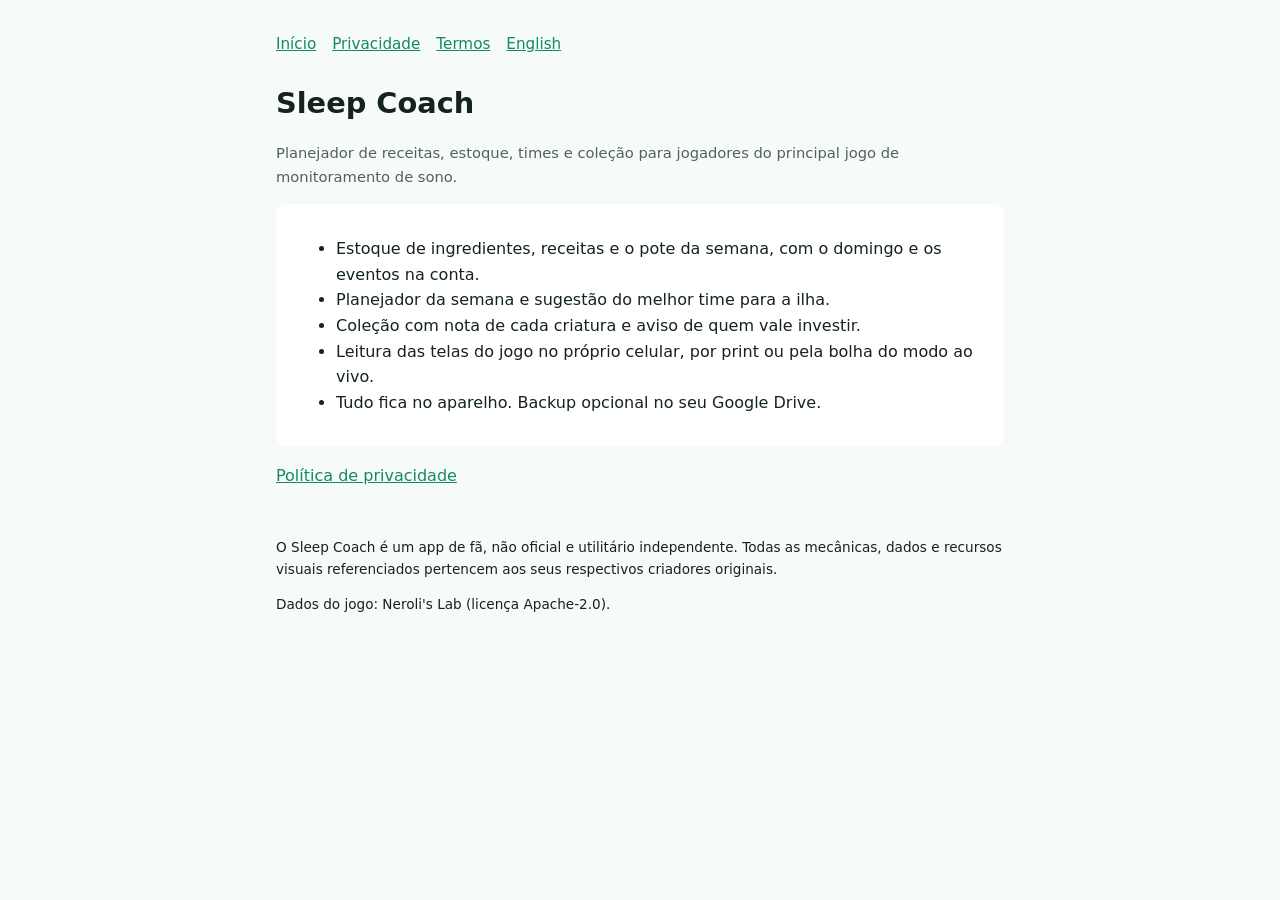
<file: index.html>
<!doctype html>
<html lang="pt-BR">
<head>
<meta charset="utf-8"><meta name="viewport" content="width=device-width, initial-scale=1">
<title>Sleep Coach</title>
<meta name="description" content="Sleep Coach: planejador de receitas, estoque, times e coleção para jogadores do principal jogo de monitoramento de sono. App de fã, não oficial.">
<link rel="stylesheet" href="estilo.css">
</head>
<body><main>
<nav><a href="index.html">Início</a><a href="privacidade.html">Privacidade</a><a href="termos.html">Termos</a><a href="en.html">English</a></nav>
<h1>Sleep Coach</h1>
<p class="suave">Planejador de receitas, estoque, times e coleção para jogadores do principal jogo de monitoramento de sono.</p>
<div class="cartao">
<ul>
<li>Estoque de ingredientes, receitas e o pote da semana, com o domingo e os eventos na conta.</li>
<li>Planejador da semana e sugestão do melhor time para a ilha.</li>
<li>Coleção com nota de cada criatura e aviso de quem vale investir.</li>
<li>Leitura das telas do jogo no próprio celular, por print ou pela bolha do modo ao vivo.</li>
<li>Tudo fica no aparelho. Backup opcional no seu Google Drive.</li>
</ul>
</div>
<p><a href="privacidade.html">Política de privacidade</a></p>
<footer>
<p>O Sleep Coach é um app de fã, não oficial e utilitário independente. Todas as mecânicas, dados e recursos visuais referenciados pertencem aos seus respectivos criadores originais.</p>
<p>Dados do jogo: Neroli's Lab (licença Apache-2.0).</p>
</footer>
</main></body></html>
</file>
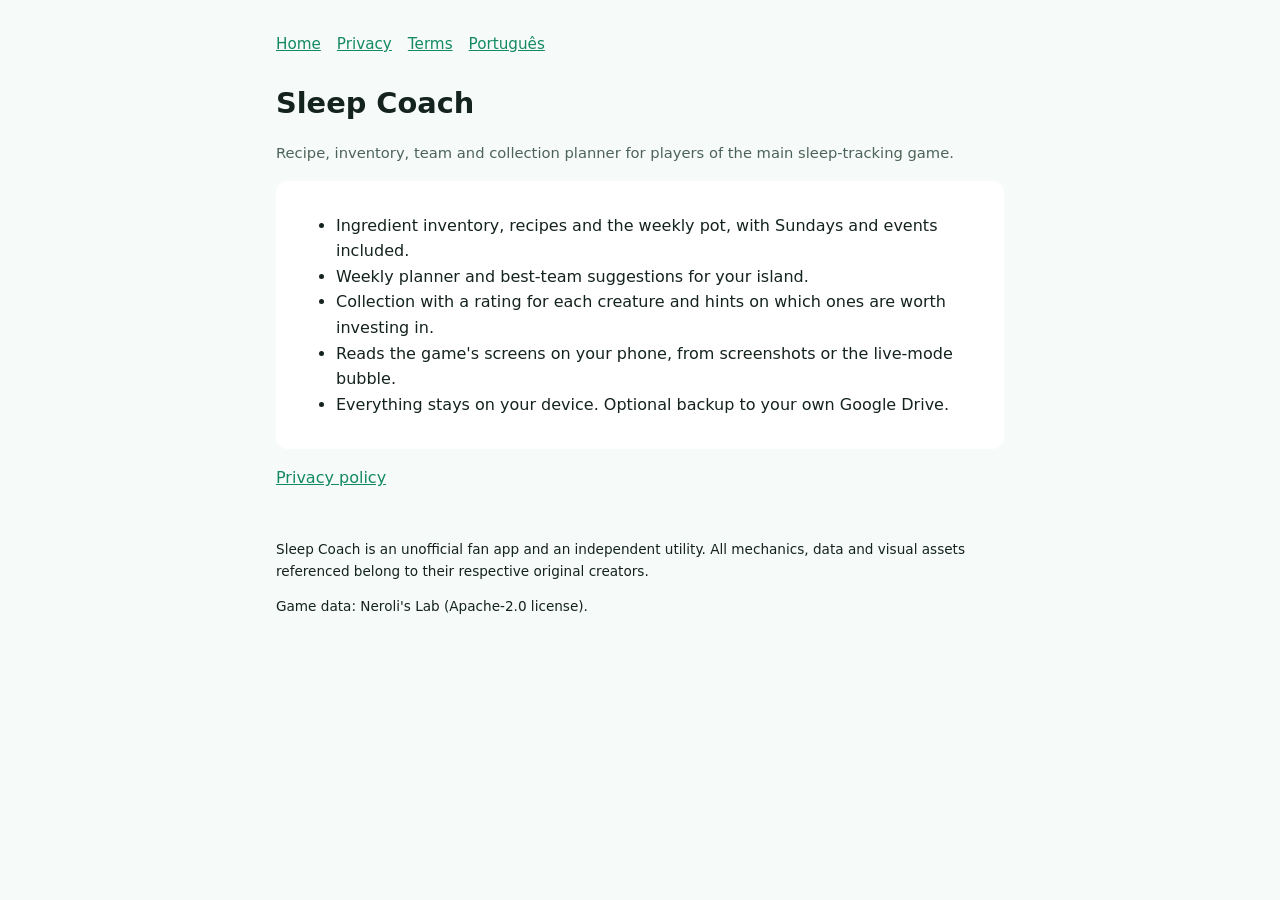
<file: en.html>
<!doctype html>
<html lang="en">
<head>
<meta charset="utf-8"><meta name="viewport" content="width=device-width, initial-scale=1">
<title>Sleep Coach</title>
<meta name="description" content="Sleep Coach: recipe, inventory, team and collection planner for players of the main sleep-tracking game. Unofficial fan app.">
<link rel="stylesheet" href="estilo.css">
</head>
<body><main>
<nav><a href="en.html">Home</a><a href="privacy.html">Privacy</a><a href="terms.html">Terms</a><a href="index.html">Português</a></nav>
<h1>Sleep Coach</h1>
<p class="suave">Recipe, inventory, team and collection planner for players of the main sleep-tracking game.</p>
<div class="cartao">
<ul>
<li>Ingredient inventory, recipes and the weekly pot, with Sundays and events included.</li>
<li>Weekly planner and best-team suggestions for your island.</li>
<li>Collection with a rating for each creature and hints on which ones are worth investing in.</li>
<li>Reads the game's screens on your phone, from screenshots or the live-mode bubble.</li>
<li>Everything stays on your device. Optional backup to your own Google Drive.</li>
</ul>
</div>
<p><a href="privacy.html">Privacy policy</a></p>
<footer>
<p>Sleep Coach is an unofficial fan app and an independent utility. All mechanics, data and visual assets referenced belong to their respective original creators.</p>
<p>Game data: Neroli's Lab (Apache-2.0 license).</p>
</footer>
</main></body></html>
</file>
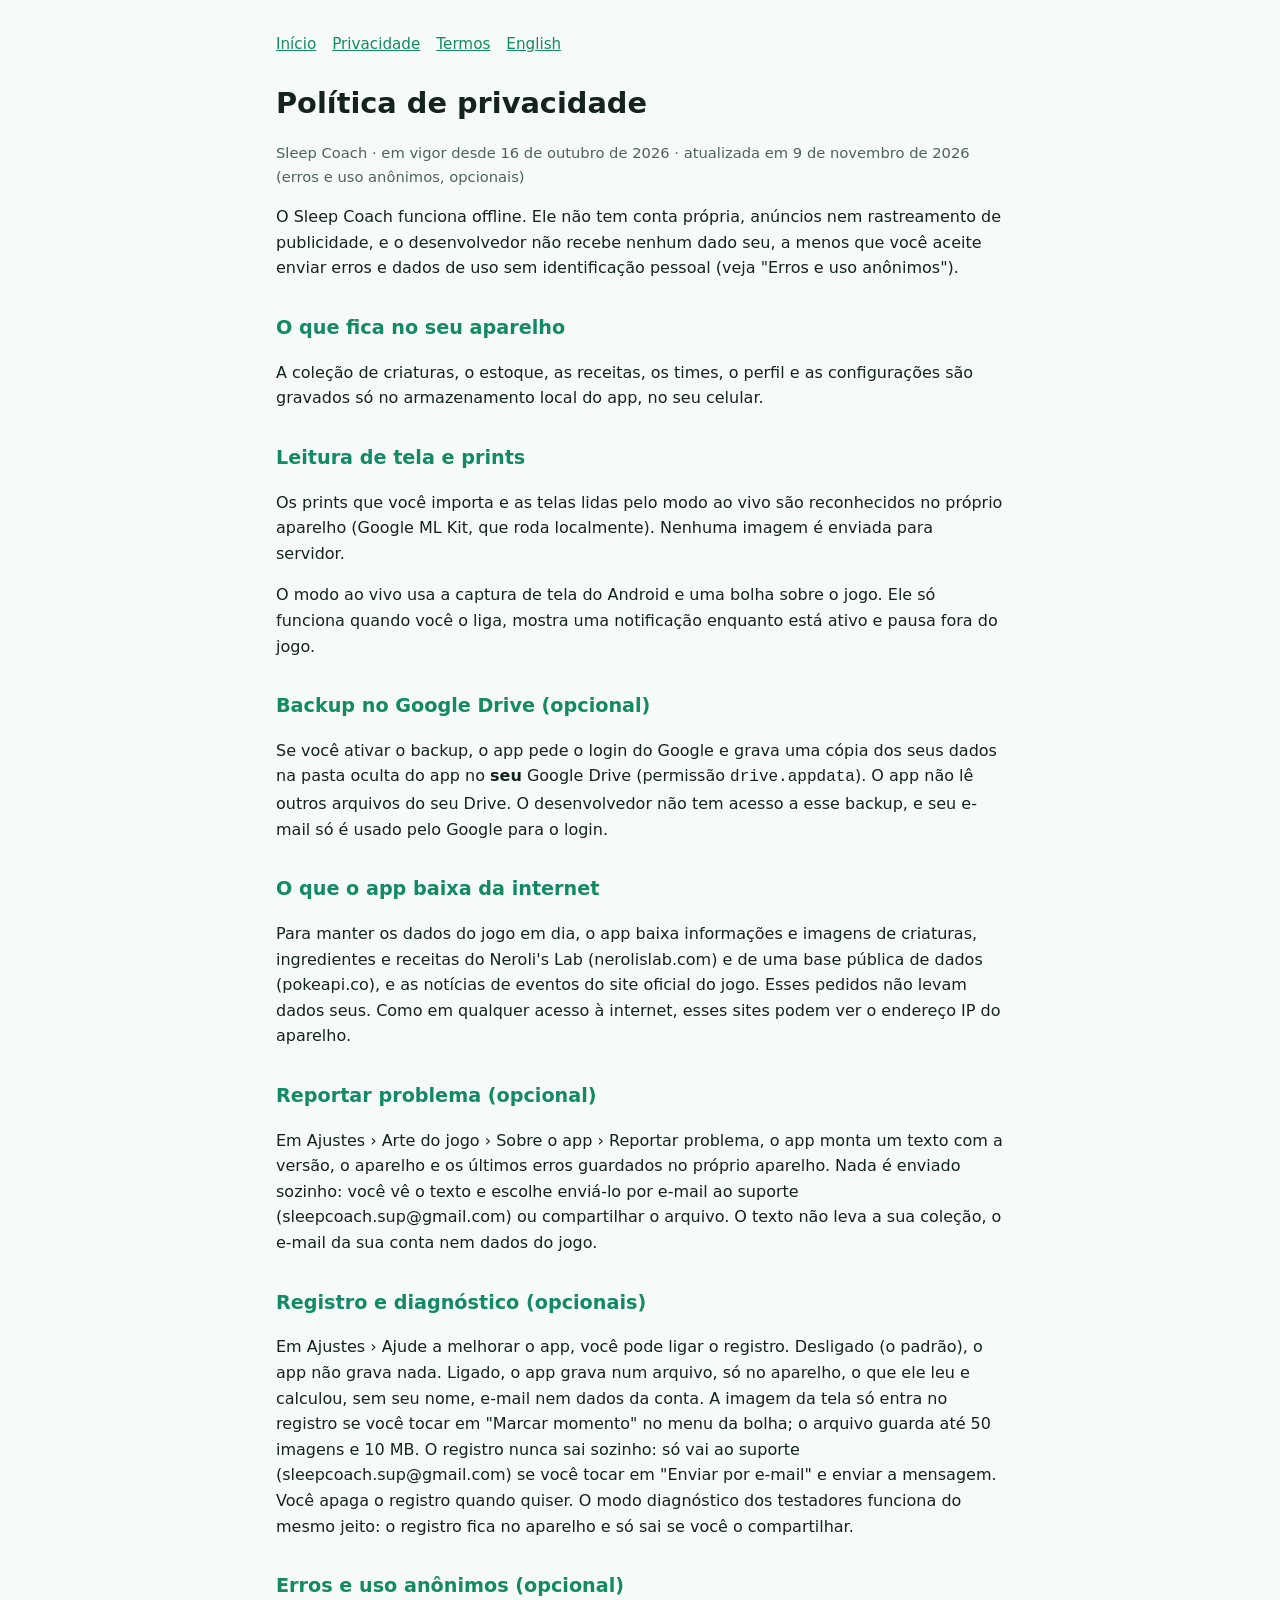
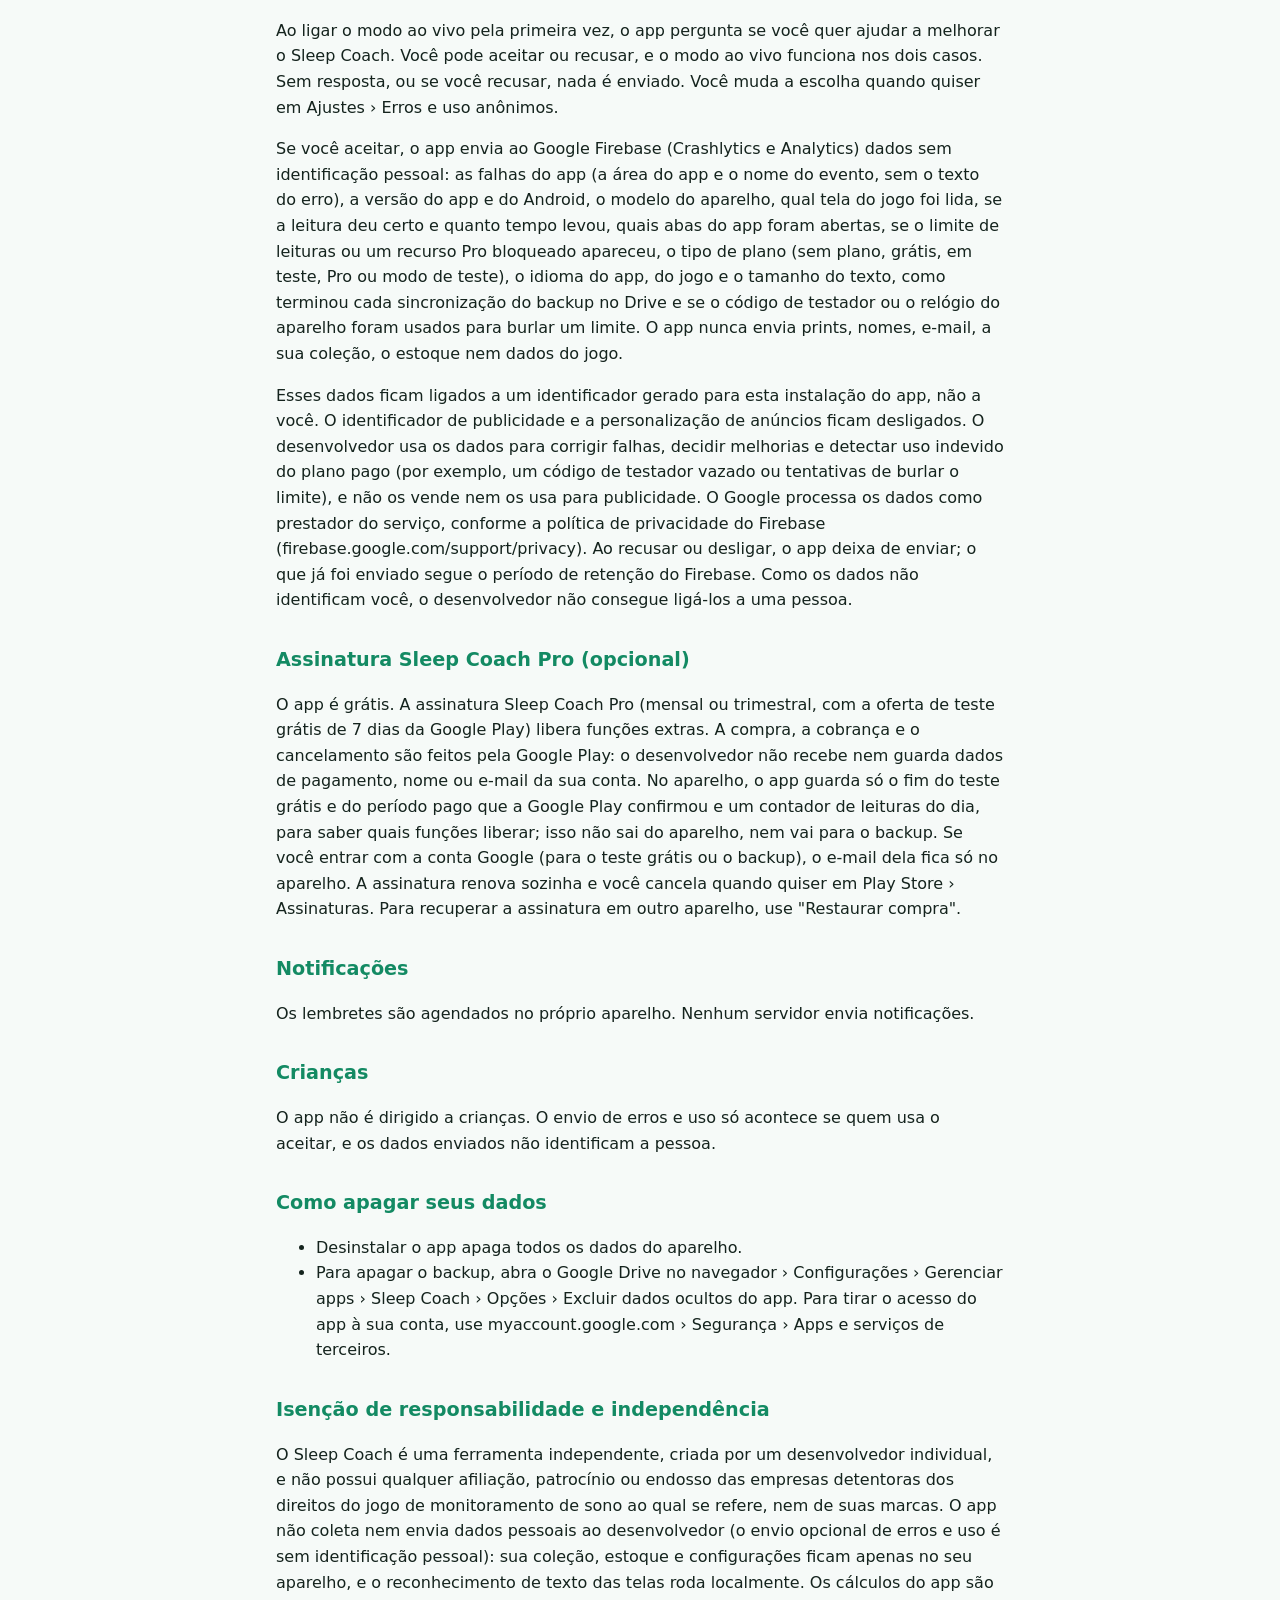
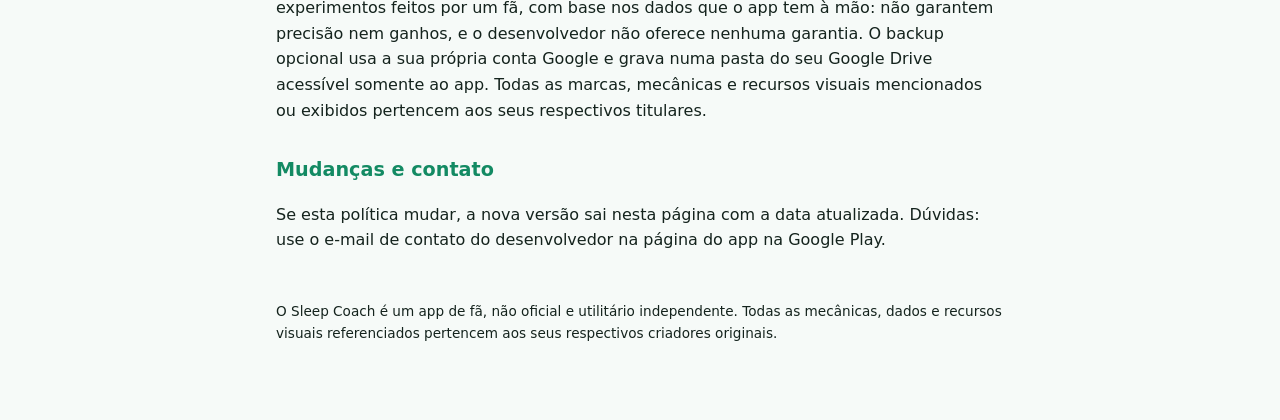
<file: privacidade.html>
<!doctype html>
<html lang="pt-BR">
<head>
<meta charset="utf-8"><meta name="viewport" content="width=device-width, initial-scale=1">
<title>Política de privacidade · Sleep Coach</title>
<link rel="stylesheet" href="estilo.css">
</head>
<body><main>
<nav><a href="index.html">Início</a><a href="privacidade.html">Privacidade</a><a href="termos.html">Termos</a><a href="privacy.html">English</a></nav>
<h1>Política de privacidade</h1>
<p class="suave">Sleep Coach · em vigor desde 16 de outubro de 2026 · atualizada em 9 de novembro de 2026 (erros e uso anônimos, opcionais)</p>

<p>O Sleep Coach funciona offline. Ele não tem conta própria, anúncios nem rastreamento de publicidade, e o desenvolvedor não recebe nenhum dado seu, a menos que você aceite enviar erros e dados de uso sem identificação pessoal (veja "Erros e uso anônimos").</p>

<h2>O que fica no seu aparelho</h2>
<p>A coleção de criaturas, o estoque, as receitas, os times, o perfil e as configurações são gravados só no armazenamento local do app, no seu celular.</p>

<h2>Leitura de tela e prints</h2>
<p>Os prints que você importa e as telas lidas pelo modo ao vivo são reconhecidos no próprio aparelho (Google ML Kit, que roda localmente). Nenhuma imagem é enviada para servidor.</p>
<p>O modo ao vivo usa a captura de tela do Android e uma bolha sobre o jogo. Ele só funciona quando você o liga, mostra uma notificação enquanto está ativo e pausa fora do jogo.</p>

<h2>Backup no Google Drive (opcional)</h2>
<p>Se você ativar o backup, o app pede o login do Google e grava uma cópia dos seus dados na pasta oculta do app no <b>seu</b> Google Drive (permissão <code>drive.appdata</code>). O app não lê outros arquivos do seu Drive. O desenvolvedor não tem acesso a esse backup, e seu e-mail só é usado pelo Google para o login.</p>

<h2>O que o app baixa da internet</h2>
<p>Para manter os dados do jogo em dia, o app baixa informações e imagens de criaturas, ingredientes e receitas do Neroli's Lab (nerolislab.com) e de uma base pública de dados (pokeapi.co), e as notícias de eventos do site oficial do jogo. Esses pedidos não levam dados seus. Como em qualquer acesso à internet, esses sites podem ver o endereço IP do aparelho.</p>

<h2>Reportar problema (opcional)</h2>
<p>Em Ajustes › Arte do jogo › Sobre o app › Reportar problema, o app monta um texto com a versão, o aparelho e os últimos erros guardados no próprio aparelho. Nada é enviado sozinho: você vê o texto e escolhe enviá-lo por e-mail ao suporte (sleepcoach.sup@gmail.com) ou compartilhar o arquivo. O texto não leva a sua coleção, o e-mail da sua conta nem dados do jogo.</p>

<h2>Registro e diagnóstico (opcionais)</h2>
<p>Em Ajustes › Ajude a melhorar o app, você pode ligar o registro. Desligado (o padrão), o app não grava nada. Ligado, o app grava num arquivo, só no aparelho, o que ele leu e calculou, sem seu nome, e-mail nem dados da conta. A imagem da tela só entra no registro se você tocar em "Marcar momento" no menu da bolha; o arquivo guarda até 50 imagens e 10 MB. O registro nunca sai sozinho: só vai ao suporte (sleepcoach.sup@gmail.com) se você tocar em "Enviar por e-mail" e enviar a mensagem. Você apaga o registro quando quiser. O modo diagnóstico dos testadores funciona do mesmo jeito: o registro fica no aparelho e só sai se você o compartilhar.</p>

<h2>Erros e uso anônimos (opcional)</h2>
<p>Ao ligar o modo ao vivo pela primeira vez, o app pergunta se você quer ajudar a melhorar o Sleep Coach. Você pode aceitar ou recusar, e o modo ao vivo funciona nos dois casos. Sem resposta, ou se você recusar, nada é enviado. Você muda a escolha quando quiser em Ajustes › Erros e uso anônimos.</p>
<p>Se você aceitar, o app envia ao Google Firebase (Crashlytics e Analytics) dados sem identificação pessoal: as falhas do app (a área do app e o nome do evento, sem o texto do erro), a versão do app e do Android, o modelo do aparelho, qual tela do jogo foi lida, se a leitura deu certo e quanto tempo levou, quais abas do app foram abertas, se o limite de leituras ou um recurso Pro bloqueado apareceu, o tipo de plano (sem plano, grátis, em teste, Pro ou modo de teste), o idioma do app, do jogo e o tamanho do texto, como terminou cada sincronização do backup no Drive e se o código de testador ou o relógio do aparelho foram usados para burlar um limite. O app nunca envia prints, nomes, e-mail, a sua coleção, o estoque nem dados do jogo.</p>
<p>Esses dados ficam ligados a um identificador gerado para esta instalação do app, não a você. O identificador de publicidade e a personalização de anúncios ficam desligados. O desenvolvedor usa os dados para corrigir falhas, decidir melhorias e detectar uso indevido do plano pago (por exemplo, um código de testador vazado ou tentativas de burlar o limite), e não os vende nem os usa para publicidade. O Google processa os dados como prestador do serviço, conforme a política de privacidade do Firebase (firebase.google.com/support/privacy). Ao recusar ou desligar, o app deixa de enviar; o que já foi enviado segue o período de retenção do Firebase. Como os dados não identificam você, o desenvolvedor não consegue ligá-los a uma pessoa.</p>

<h2>Assinatura Sleep Coach Pro (opcional)</h2>
<p>O app é grátis. A assinatura Sleep Coach Pro (mensal ou trimestral, com a oferta de teste grátis de 7 dias da Google Play) libera funções extras. A compra, a cobrança e o cancelamento são feitos pela Google Play: o desenvolvedor não recebe nem guarda dados de pagamento, nome ou e-mail da sua conta. No aparelho, o app guarda só o fim do teste grátis e do período pago que a Google Play confirmou e um contador de leituras do dia, para saber quais funções liberar; isso não sai do aparelho, nem vai para o backup. Se você entrar com a conta Google (para o teste grátis ou o backup), o e-mail dela fica só no aparelho. A assinatura renova sozinha e você cancela quando quiser em Play Store › Assinaturas. Para recuperar a assinatura em outro aparelho, use "Restaurar compra".</p>

<h2>Notificações</h2>
<p>Os lembretes são agendados no próprio aparelho. Nenhum servidor envia notificações.</p>

<h2>Crianças</h2>
<p>O app não é dirigido a crianças. O envio de erros e uso só acontece se quem usa o aceitar, e os dados enviados não identificam a pessoa.</p>

<h2>Como apagar seus dados</h2>
<ul>
<li>Desinstalar o app apaga todos os dados do aparelho.</li>
<li>Para apagar o backup, abra o Google Drive no navegador › Configurações › Gerenciar apps › Sleep Coach › Opções › Excluir dados ocultos do app. Para tirar o acesso do app à sua conta, use myaccount.google.com › Segurança › Apps e serviços de terceiros.</li>
</ul>

<h2>Isenção de responsabilidade e independência</h2>
<p>O Sleep Coach é uma ferramenta independente, criada por um desenvolvedor individual, e não possui qualquer afiliação, patrocínio ou endosso das empresas detentoras dos direitos do jogo de monitoramento de sono ao qual se refere, nem de suas marcas. O app não coleta nem envia dados pessoais ao desenvolvedor (o envio opcional de erros e uso é sem identificação pessoal): sua coleção, estoque e configurações ficam apenas no seu aparelho, e o reconhecimento de texto das telas roda localmente. Os cálculos do app são experimentos feitos por um fã, com base nos dados que o app tem à mão: não garantem precisão nem ganhos, e o desenvolvedor não oferece nenhuma garantia. O backup opcional usa a sua própria conta Google e grava numa pasta do seu Google Drive acessível somente ao app. Todas as marcas, mecânicas e recursos visuais mencionados ou exibidos pertencem aos seus respectivos titulares.</p>

<h2>Mudanças e contato</h2>
<p>Se esta política mudar, a nova versão sai nesta página com a data atualizada. Dúvidas: use o e-mail de contato do desenvolvedor na página do app na Google Play.</p>

<footer><p>O Sleep Coach é um app de fã, não oficial e utilitário independente. Todas as mecânicas, dados e recursos visuais referenciados pertencem aos seus respectivos criadores originais.</p></footer>
</main></body></html>
</file>
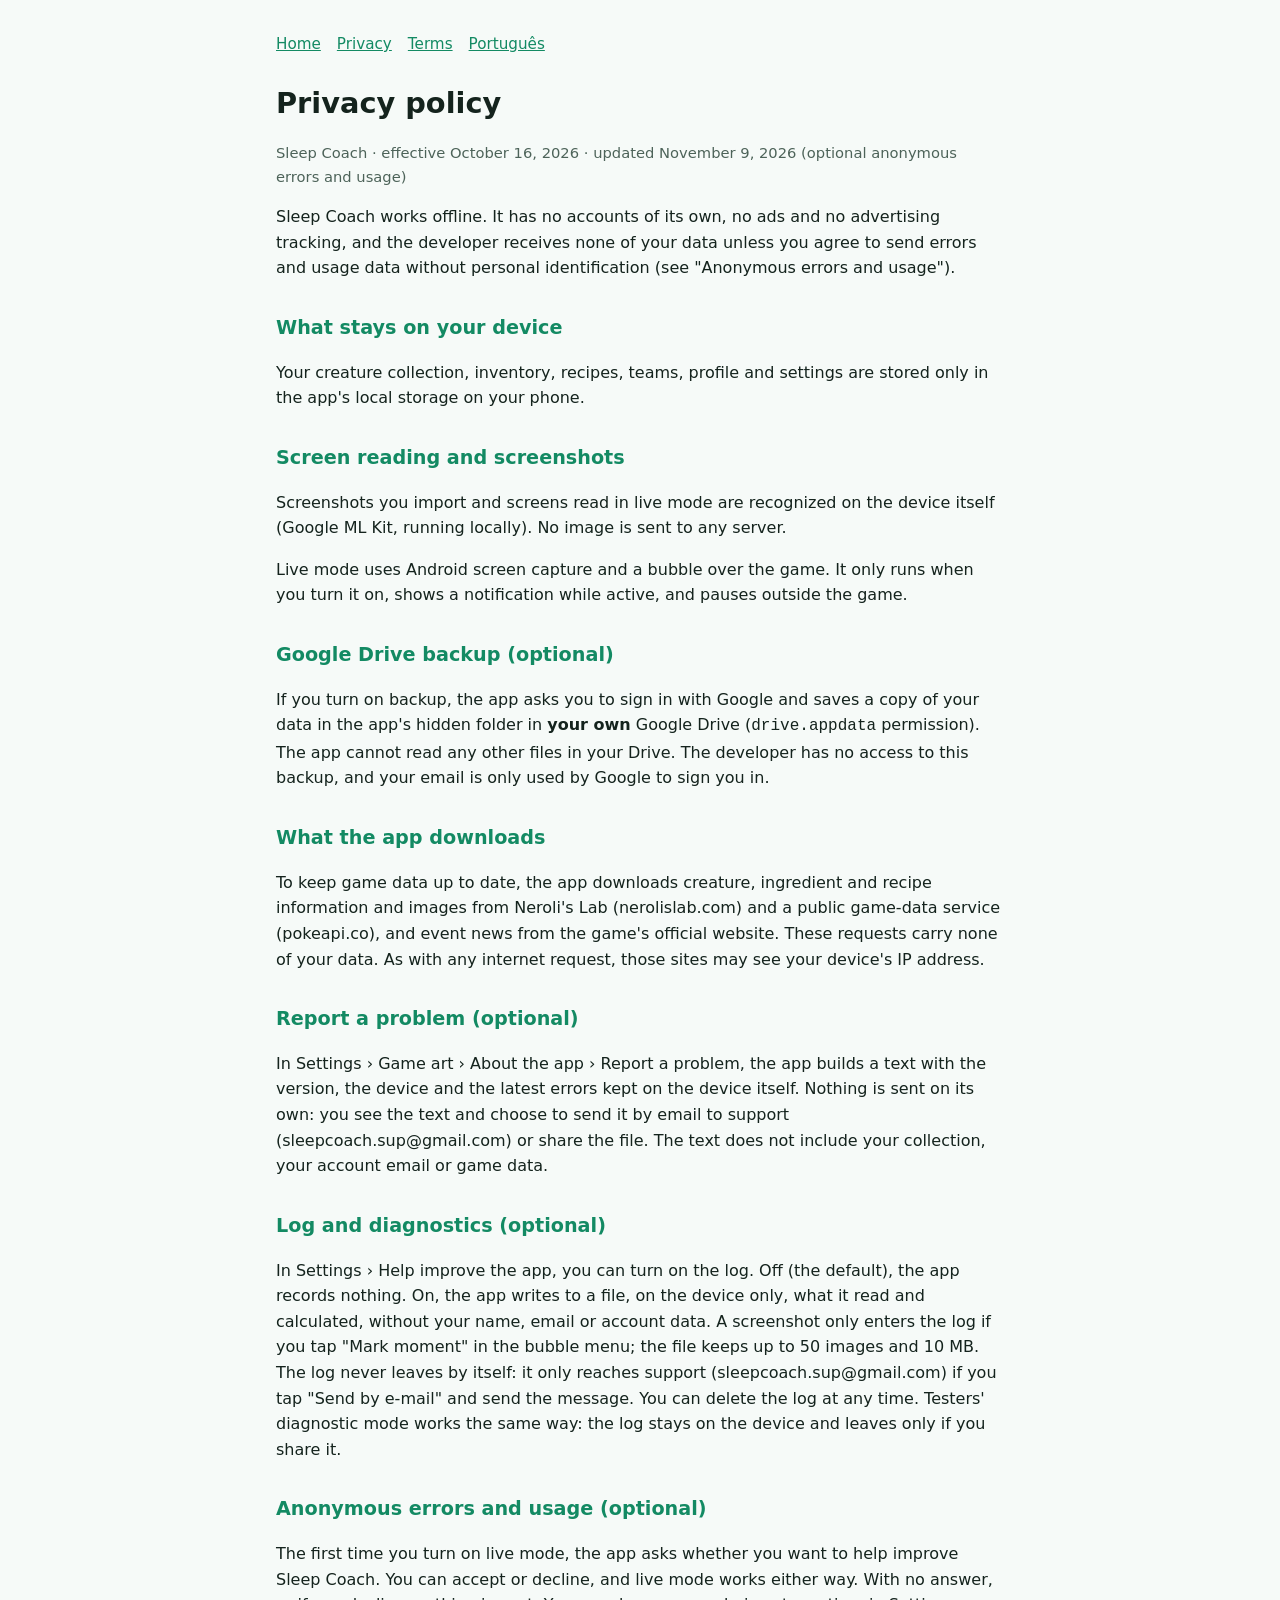
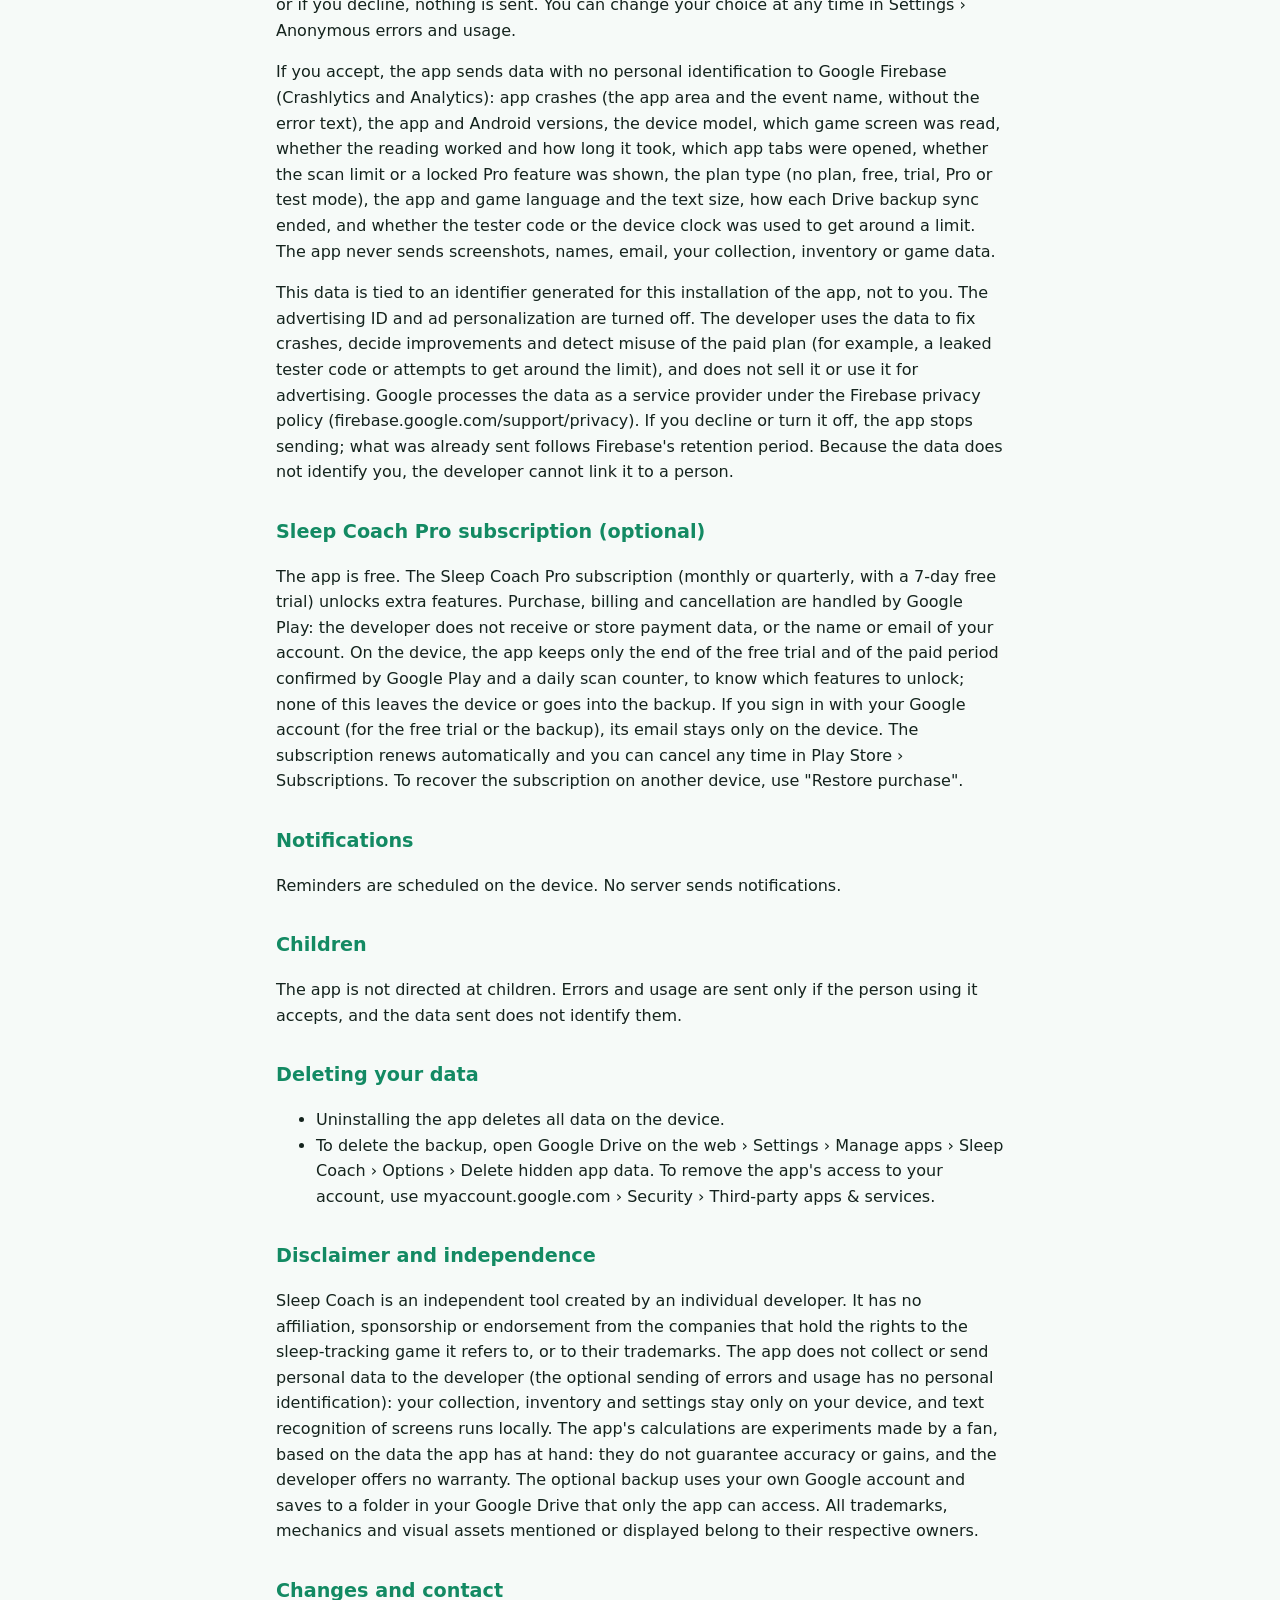
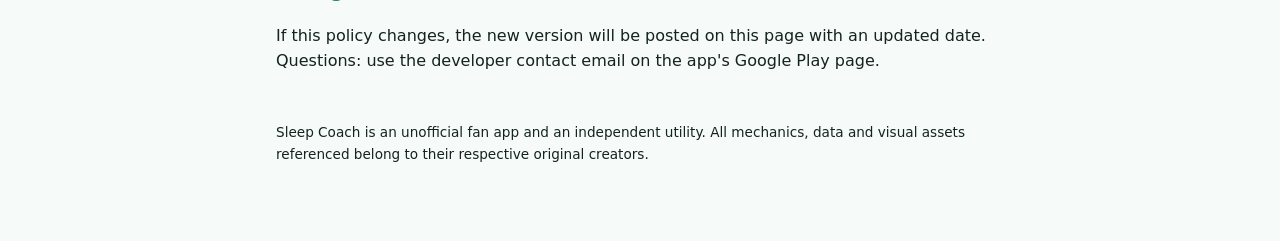
<file: privacy.html>
<!doctype html>
<html lang="en">
<head>
<meta charset="utf-8"><meta name="viewport" content="width=device-width, initial-scale=1">
<title>Privacy policy · Sleep Coach</title>
<link rel="stylesheet" href="estilo.css">
</head>
<body><main>
<nav><a href="en.html">Home</a><a href="privacy.html">Privacy</a><a href="terms.html">Terms</a><a href="privacidade.html">Português</a></nav>
<h1>Privacy policy</h1>
<p class="suave">Sleep Coach · effective October 16, 2026 · updated November 9, 2026 (optional anonymous errors and usage)</p>

<p>Sleep Coach works offline. It has no accounts of its own, no ads and no advertising tracking, and the developer receives none of your data unless you agree to send errors and usage data without personal identification (see "Anonymous errors and usage").</p>

<h2>What stays on your device</h2>
<p>Your creature collection, inventory, recipes, teams, profile and settings are stored only in the app's local storage on your phone.</p>

<h2>Screen reading and screenshots</h2>
<p>Screenshots you import and screens read in live mode are recognized on the device itself (Google ML Kit, running locally). No image is sent to any server.</p>
<p>Live mode uses Android screen capture and a bubble over the game. It only runs when you turn it on, shows a notification while active, and pauses outside the game.</p>

<h2>Google Drive backup (optional)</h2>
<p>If you turn on backup, the app asks you to sign in with Google and saves a copy of your data in the app's hidden folder in <b>your own</b> Google Drive (<code>drive.appdata</code> permission). The app cannot read any other files in your Drive. The developer has no access to this backup, and your email is only used by Google to sign you in.</p>

<h2>What the app downloads</h2>
<p>To keep game data up to date, the app downloads creature, ingredient and recipe information and images from Neroli's Lab (nerolislab.com) and a public game-data service (pokeapi.co), and event news from the game's official website. These requests carry none of your data. As with any internet request, those sites may see your device's IP address.</p>

<h2>Report a problem (optional)</h2>
<p>In Settings › Game art › About the app › Report a problem, the app builds a text with the version, the device and the latest errors kept on the device itself. Nothing is sent on its own: you see the text and choose to send it by email to support (sleepcoach.sup@gmail.com) or share the file. The text does not include your collection, your account email or game data.</p>

<h2>Log and diagnostics (optional)</h2>
<p>In Settings › Help improve the app, you can turn on the log. Off (the default), the app records nothing. On, the app writes to a file, on the device only, what it read and calculated, without your name, email or account data. A screenshot only enters the log if you tap "Mark moment" in the bubble menu; the file keeps up to 50 images and 10 MB. The log never leaves by itself: it only reaches support (sleepcoach.sup@gmail.com) if you tap "Send by e-mail" and send the message. You can delete the log at any time. Testers' diagnostic mode works the same way: the log stays on the device and leaves only if you share it.</p>

<h2>Anonymous errors and usage (optional)</h2>
<p>The first time you turn on live mode, the app asks whether you want to help improve Sleep Coach. You can accept or decline, and live mode works either way. With no answer, or if you decline, nothing is sent. You can change your choice at any time in Settings › Anonymous errors and usage.</p>
<p>If you accept, the app sends data with no personal identification to Google Firebase (Crashlytics and Analytics): app crashes (the app area and the event name, without the error text), the app and Android versions, the device model, which game screen was read, whether the reading worked and how long it took, which app tabs were opened, whether the scan limit or a locked Pro feature was shown, the plan type (no plan, free, trial, Pro or test mode), the app and game language and the text size, how each Drive backup sync ended, and whether the tester code or the device clock was used to get around a limit. The app never sends screenshots, names, email, your collection, inventory or game data.</p>
<p>This data is tied to an identifier generated for this installation of the app, not to you. The advertising ID and ad personalization are turned off. The developer uses the data to fix crashes, decide improvements and detect misuse of the paid plan (for example, a leaked tester code or attempts to get around the limit), and does not sell it or use it for advertising. Google processes the data as a service provider under the Firebase privacy policy (firebase.google.com/support/privacy). If you decline or turn it off, the app stops sending; what was already sent follows Firebase's retention period. Because the data does not identify you, the developer cannot link it to a person.</p>

<h2>Sleep Coach Pro subscription (optional)</h2>
<p>The app is free. The Sleep Coach Pro subscription (monthly or quarterly, with a 7-day free trial) unlocks extra features. Purchase, billing and cancellation are handled by Google Play: the developer does not receive or store payment data, or the name or email of your account. On the device, the app keeps only the end of the free trial and of the paid period confirmed by Google Play and a daily scan counter, to know which features to unlock; none of this leaves the device or goes into the backup. If you sign in with your Google account (for the free trial or the backup), its email stays only on the device. The subscription renews automatically and you can cancel any time in Play Store › Subscriptions. To recover the subscription on another device, use "Restore purchase".</p>

<h2>Notifications</h2>
<p>Reminders are scheduled on the device. No server sends notifications.</p>

<h2>Children</h2>
<p>The app is not directed at children. Errors and usage are sent only if the person using it accepts, and the data sent does not identify them.</p>

<h2>Deleting your data</h2>
<ul>
<li>Uninstalling the app deletes all data on the device.</li>
<li>To delete the backup, open Google Drive on the web › Settings › Manage apps › Sleep Coach › Options › Delete hidden app data. To remove the app's access to your account, use myaccount.google.com › Security › Third-party apps &amp; services.</li>
</ul>

<h2>Disclaimer and independence</h2>
<p>Sleep Coach is an independent tool created by an individual developer. It has no affiliation, sponsorship or endorsement from the companies that hold the rights to the sleep-tracking game it refers to, or to their trademarks. The app does not collect or send personal data to the developer (the optional sending of errors and usage has no personal identification): your collection, inventory and settings stay only on your device, and text recognition of screens runs locally. The app's calculations are experiments made by a fan, based on the data the app has at hand: they do not guarantee accuracy or gains, and the developer offers no warranty. The optional backup uses your own Google account and saves to a folder in your Google Drive that only the app can access. All trademarks, mechanics and visual assets mentioned or displayed belong to their respective owners.</p>

<h2>Changes and contact</h2>
<p>If this policy changes, the new version will be posted on this page with an updated date. Questions: use the developer contact email on the app's Google Play page.</p>

<footer><p>Sleep Coach is an unofficial fan app and an independent utility. All mechanics, data and visual assets referenced belong to their respective original creators.</p></footer>
</main></body></html>
</file>
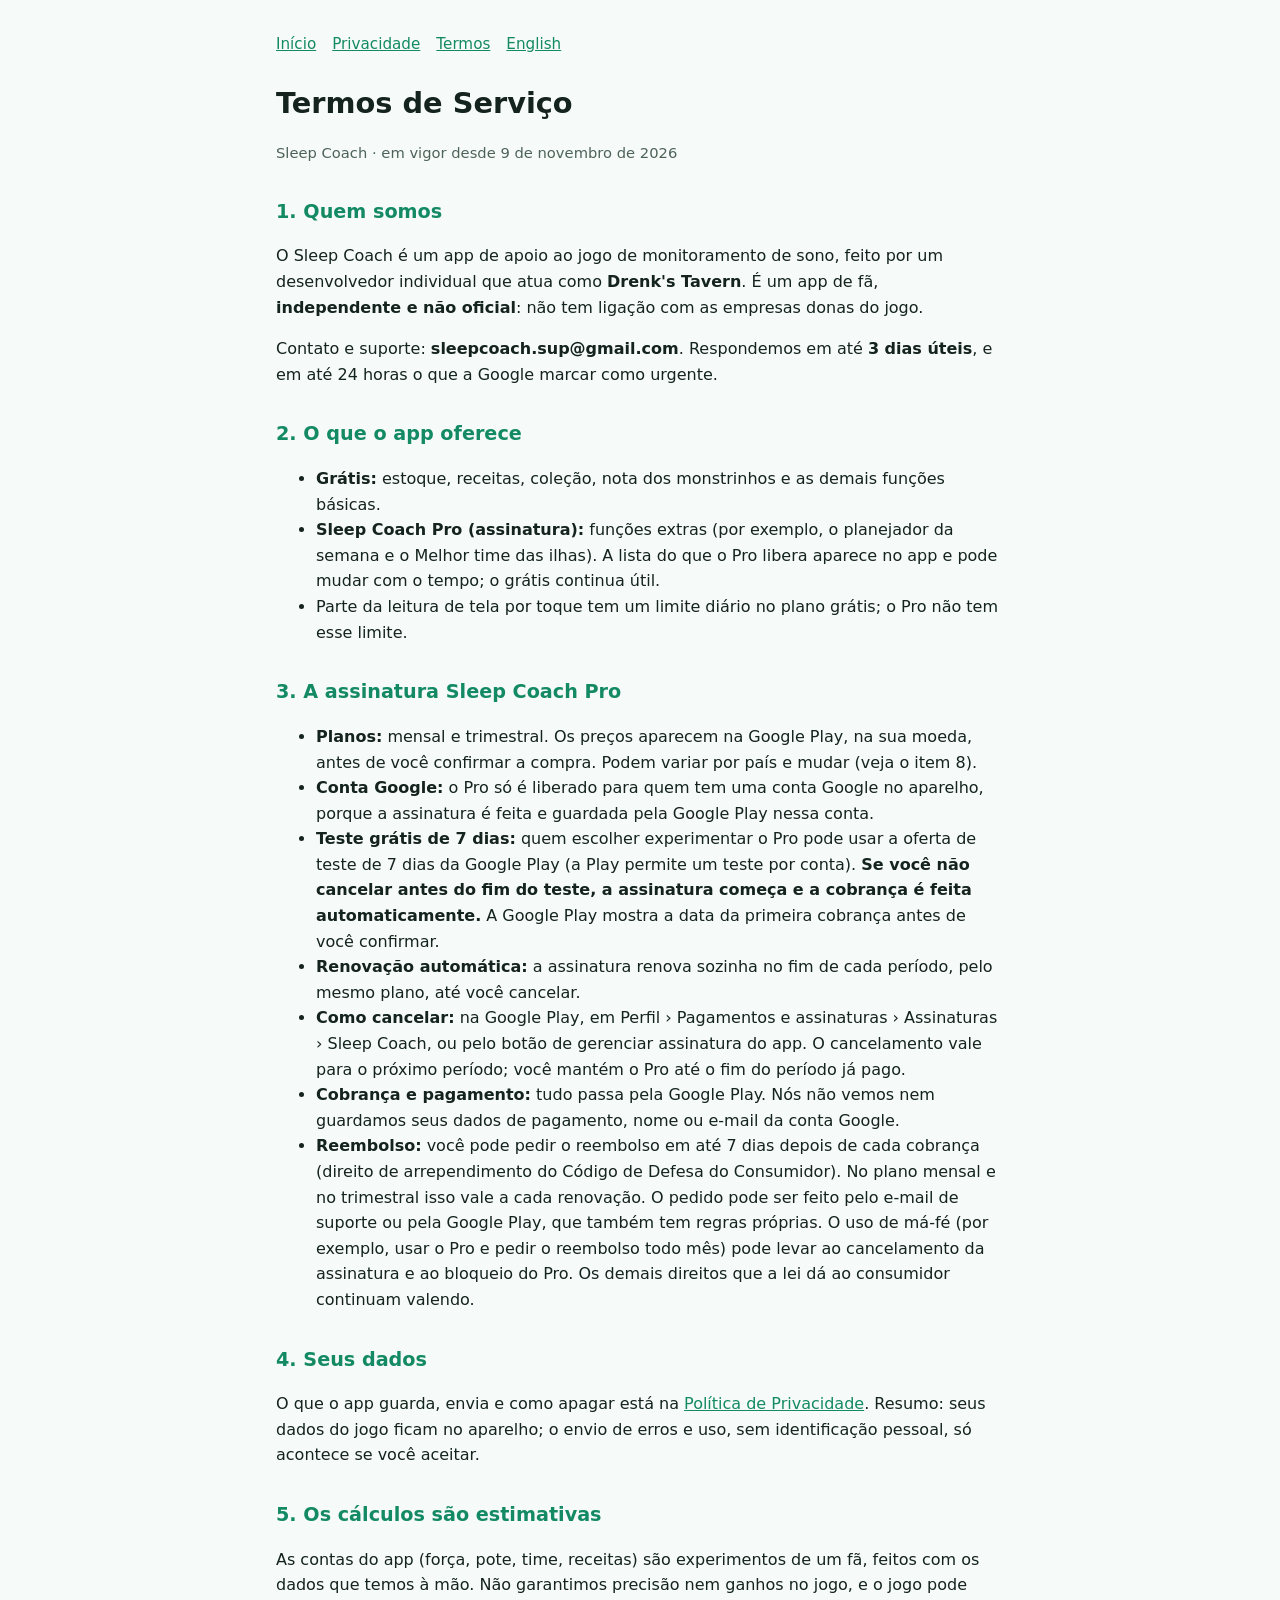
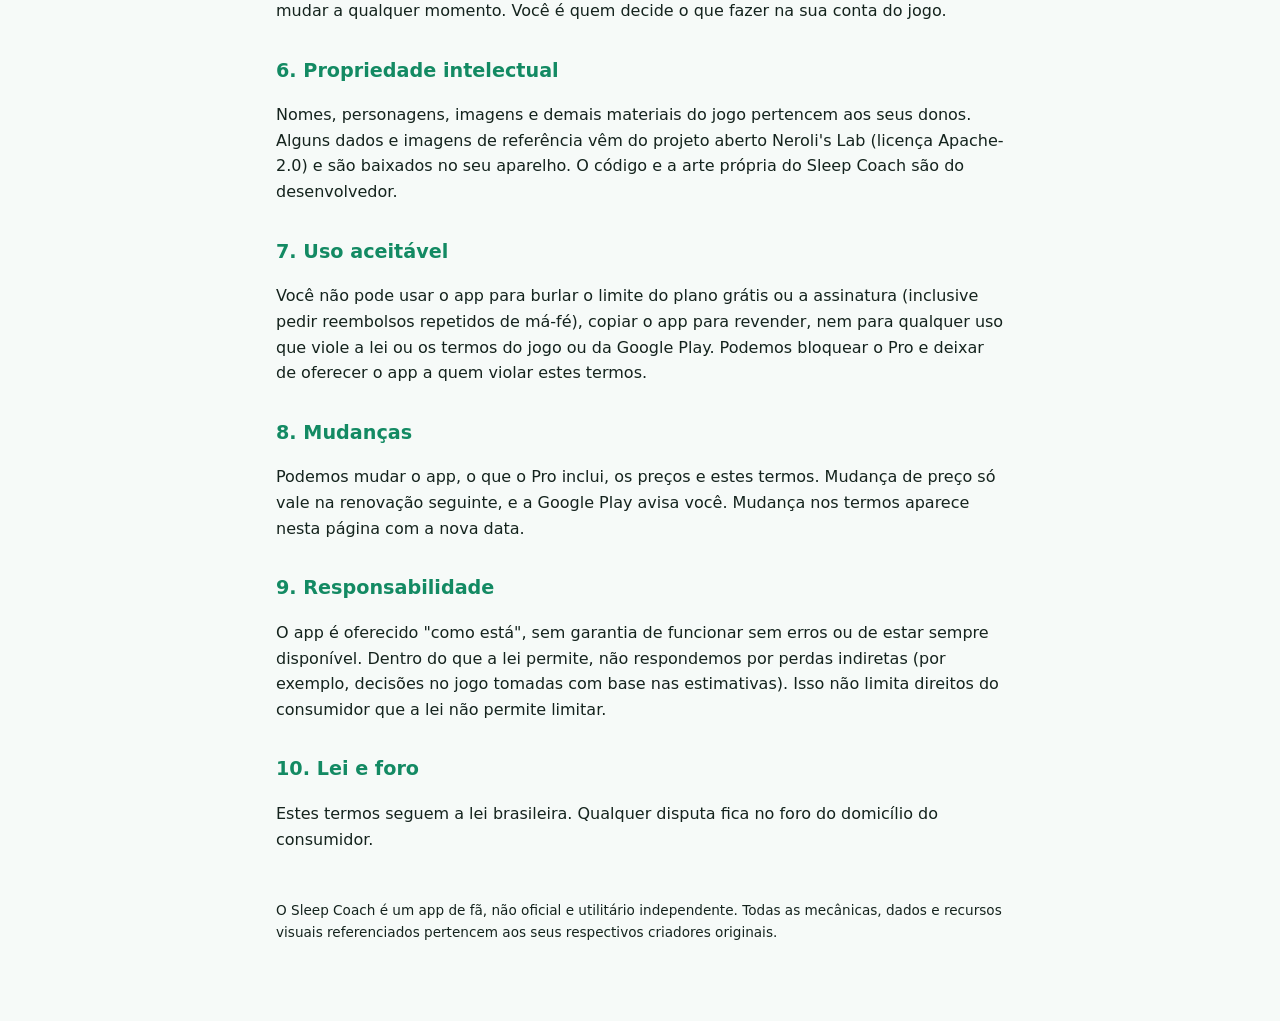
<file: termos.html>
<!doctype html>
<html lang="pt-BR">
<head>
<meta charset="utf-8"><meta name="viewport" content="width=device-width, initial-scale=1">
<title>Termos de Serviço · Sleep Coach</title>
<link rel="stylesheet" href="estilo.css">
</head>
<body><main>
<nav><a href="index.html">Início</a><a href="privacidade.html">Privacidade</a><a href="termos.html">Termos</a><a href="terms.html">English</a></nav>
<h1>Termos de Serviço</h1>
<p class="suave">Sleep Coach · em vigor desde 9 de novembro de 2026</p>

<h2>1. Quem somos</h2>
<p>O Sleep Coach é um app de apoio ao jogo de monitoramento de sono, feito por um desenvolvedor individual que atua como <b>Drenk's Tavern</b>. É um app de fã, <b>independente e não oficial</b>: não tem ligação com as empresas donas do jogo.</p>
<p>Contato e suporte: <b>sleepcoach.sup@gmail.com</b>. Respondemos em até <b>3 dias úteis</b>, e em até 24 horas o que a Google marcar como urgente.</p>

<h2>2. O que o app oferece</h2>
<ul>
<li><b>Grátis:</b> estoque, receitas, coleção, nota dos monstrinhos e as demais funções básicas.</li>
<li><b>Sleep Coach Pro (assinatura):</b> funções extras (por exemplo, o planejador da semana e o Melhor time das ilhas). A lista do que o Pro libera aparece no app e pode mudar com o tempo; o grátis continua útil.</li>
<li>Parte da leitura de tela por toque tem um limite diário no plano grátis; o Pro não tem esse limite.</li>
</ul>

<h2>3. A assinatura Sleep Coach Pro</h2>
<ul>
<li><b>Planos:</b> mensal e trimestral. Os preços aparecem na Google Play, na sua moeda, antes de você confirmar a compra. Podem variar por país e mudar (veja o item 8).</li>
<li><b>Conta Google:</b> o Pro só é liberado para quem tem uma conta Google no aparelho, porque a assinatura é feita e guardada pela Google Play nessa conta.</li>
<li><b>Teste grátis de 7 dias:</b> quem escolher experimentar o Pro pode usar a oferta de teste de 7 dias da Google Play (a Play permite um teste por conta). <b>Se você não cancelar antes do fim do teste, a assinatura começa e a cobrança é feita automaticamente.</b> A Google Play mostra a data da primeira cobrança antes de você confirmar.</li>
<li><b>Renovação automática:</b> a assinatura renova sozinha no fim de cada período, pelo mesmo plano, até você cancelar.</li>
<li><b>Como cancelar:</b> na Google Play, em Perfil › Pagamentos e assinaturas › Assinaturas › Sleep Coach, ou pelo botão de gerenciar assinatura do app. O cancelamento vale para o próximo período; você mantém o Pro até o fim do período já pago.</li>
<li><b>Cobrança e pagamento:</b> tudo passa pela Google Play. Nós não vemos nem guardamos seus dados de pagamento, nome ou e-mail da conta Google.</li>
<li><b>Reembolso:</b> você pode pedir o reembolso em até 7 dias depois de cada cobrança (direito de arrependimento do Código de Defesa do Consumidor). No plano mensal e no trimestral isso vale a cada renovação. O pedido pode ser feito pelo e-mail de suporte ou pela Google Play, que também tem regras próprias. O uso de má-fé (por exemplo, usar o Pro e pedir o reembolso todo mês) pode levar ao cancelamento da assinatura e ao bloqueio do Pro. Os demais direitos que a lei dá ao consumidor continuam valendo.</li>
</ul>

<h2>4. Seus dados</h2>
<p>O que o app guarda, envia e como apagar está na <a href="privacidade.html">Política de Privacidade</a>. Resumo: seus dados do jogo ficam no aparelho; o envio de erros e uso, sem identificação pessoal, só acontece se você aceitar.</p>

<h2>5. Os cálculos são estimativas</h2>
<p>As contas do app (força, pote, time, receitas) são experimentos de um fã, feitos com os dados que temos à mão. Não garantimos precisão nem ganhos no jogo, e o jogo pode mudar a qualquer momento. Você é quem decide o que fazer na sua conta do jogo.</p>

<h2>6. Propriedade intelectual</h2>
<p>Nomes, personagens, imagens e demais materiais do jogo pertencem aos seus donos. Alguns dados e imagens de referência vêm do projeto aberto Neroli's Lab (licença Apache-2.0) e são baixados no seu aparelho. O código e a arte própria do Sleep Coach são do desenvolvedor.</p>

<h2>7. Uso aceitável</h2>
<p>Você não pode usar o app para burlar o limite do plano grátis ou a assinatura (inclusive pedir reembolsos repetidos de má-fé), copiar o app para revender, nem para qualquer uso que viole a lei ou os termos do jogo ou da Google Play. Podemos bloquear o Pro e deixar de oferecer o app a quem violar estes termos.</p>

<h2>8. Mudanças</h2>
<p>Podemos mudar o app, o que o Pro inclui, os preços e estes termos. Mudança de preço só vale na renovação seguinte, e a Google Play avisa você. Mudança nos termos aparece nesta página com a nova data.</p>

<h2>9. Responsabilidade</h2>
<p>O app é oferecido "como está", sem garantia de funcionar sem erros ou de estar sempre disponível. Dentro do que a lei permite, não respondemos por perdas indiretas (por exemplo, decisões no jogo tomadas com base nas estimativas). Isso não limita direitos do consumidor que a lei não permite limitar.</p>

<h2>10. Lei e foro</h2>
<p>Estes termos seguem a lei brasileira. Qualquer disputa fica no foro do domicílio do consumidor.</p>

<footer><p>O Sleep Coach é um app de fã, não oficial e utilitário independente. Todas as mecânicas, dados e recursos visuais referenciados pertencem aos seus respectivos criadores originais.</p></footer>
</main></body></html>
</file>
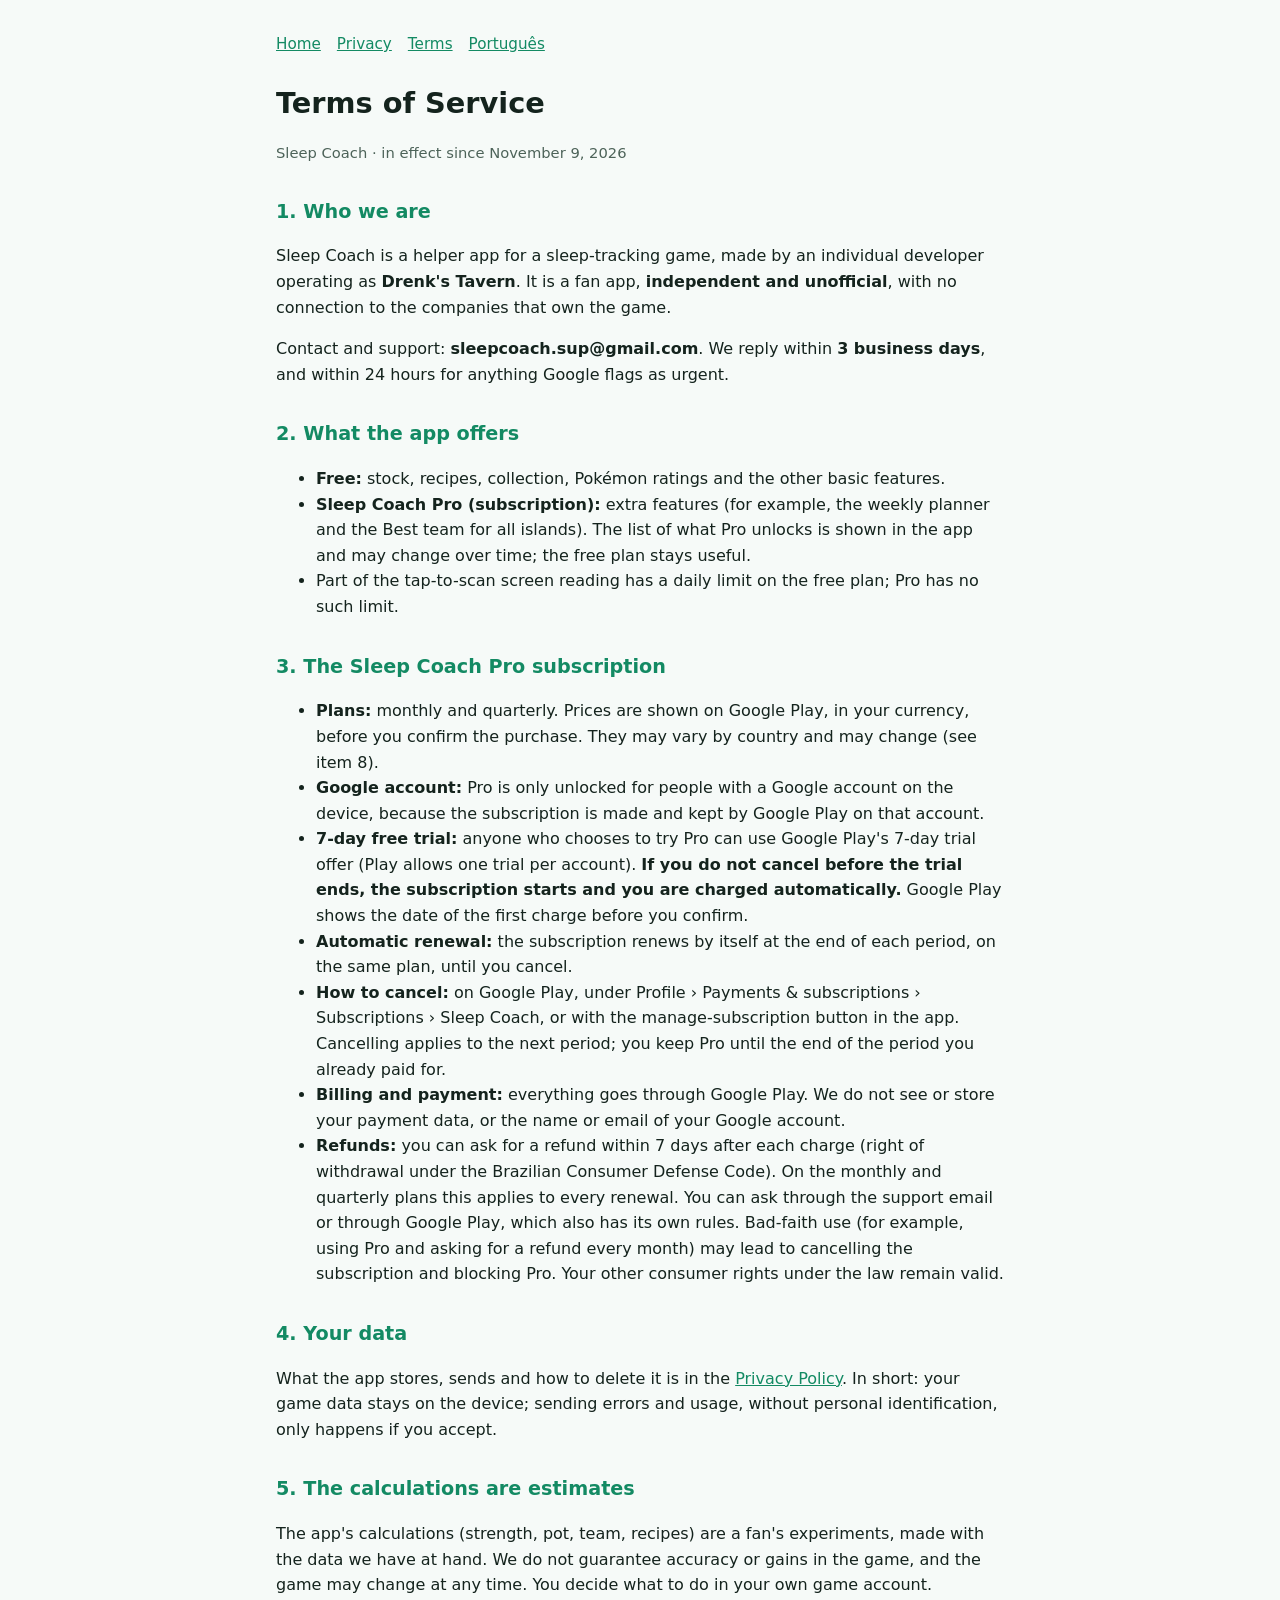
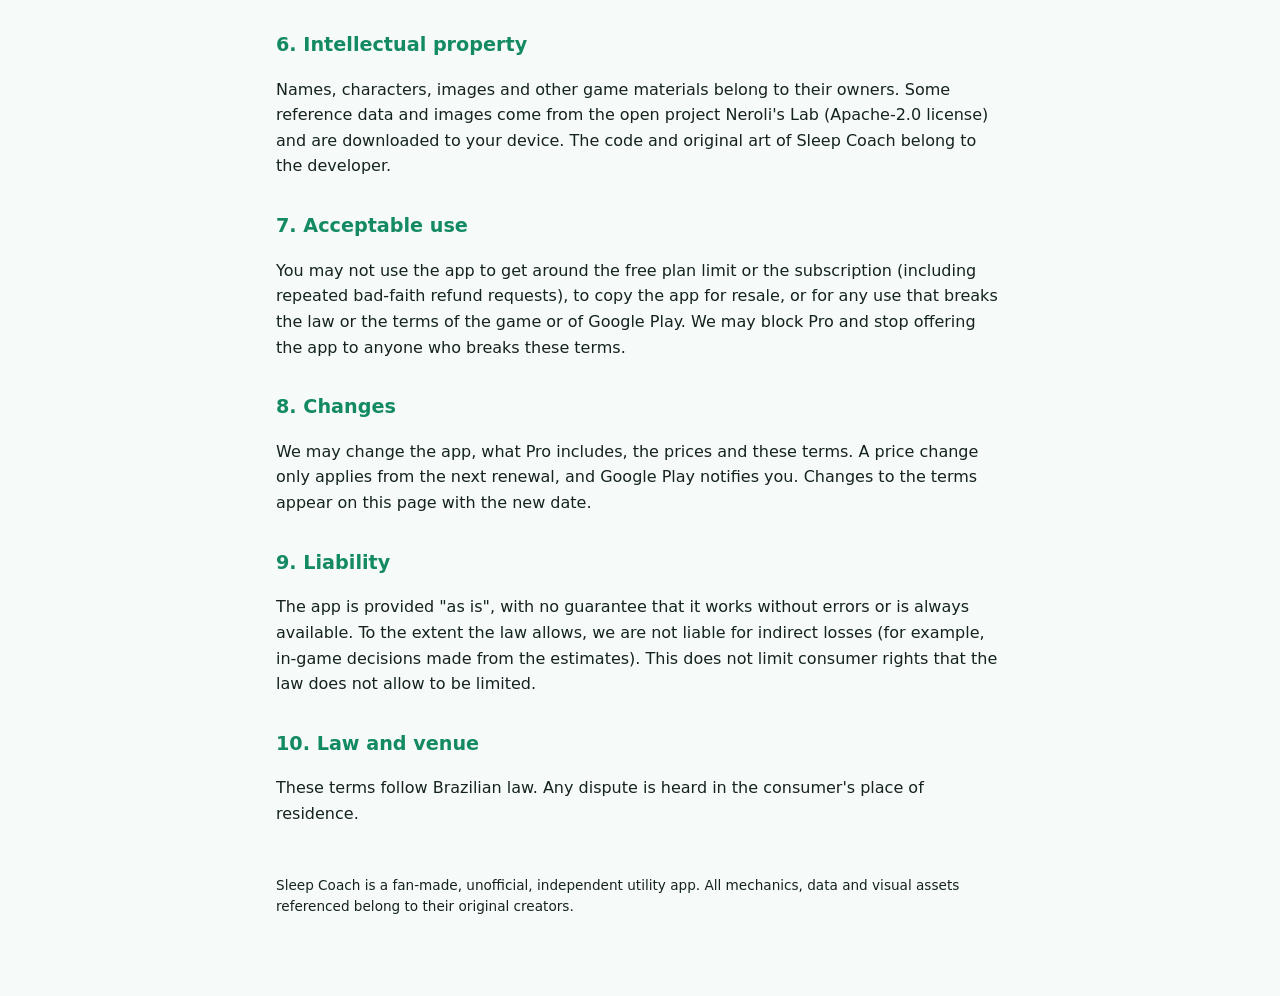
<file: terms.html>
<!doctype html>
<html lang="en">
<head>
<meta charset="utf-8"><meta name="viewport" content="width=device-width, initial-scale=1">
<title>Terms of Service · Sleep Coach</title>
<link rel="stylesheet" href="estilo.css">
</head>
<body><main>
<nav><a href="en.html">Home</a><a href="privacy.html">Privacy</a><a href="terms.html">Terms</a><a href="termos.html">Português</a></nav>
<h1>Terms of Service</h1>
<p class="suave">Sleep Coach · in effect since November 9, 2026</p>

<h2>1. Who we are</h2>
<p>Sleep Coach is a helper app for a sleep-tracking game, made by an individual developer operating as <b>Drenk's Tavern</b>. It is a fan app, <b>independent and unofficial</b>, with no connection to the companies that own the game.</p>
<p>Contact and support: <b>sleepcoach.sup@gmail.com</b>. We reply within <b>3 business days</b>, and within 24 hours for anything Google flags as urgent.</p>

<h2>2. What the app offers</h2>
<ul>
<li><b>Free:</b> stock, recipes, collection, Pokémon ratings and the other basic features.</li>
<li><b>Sleep Coach Pro (subscription):</b> extra features (for example, the weekly planner and the Best team for all islands). The list of what Pro unlocks is shown in the app and may change over time; the free plan stays useful.</li>
<li>Part of the tap-to-scan screen reading has a daily limit on the free plan; Pro has no such limit.</li>
</ul>

<h2>3. The Sleep Coach Pro subscription</h2>
<ul>
<li><b>Plans:</b> monthly and quarterly. Prices are shown on Google Play, in your currency, before you confirm the purchase. They may vary by country and may change (see item 8).</li>
<li><b>Google account:</b> Pro is only unlocked for people with a Google account on the device, because the subscription is made and kept by Google Play on that account.</li>
<li><b>7-day free trial:</b> anyone who chooses to try Pro can use Google Play's 7-day trial offer (Play allows one trial per account). <b>If you do not cancel before the trial ends, the subscription starts and you are charged automatically.</b> Google Play shows the date of the first charge before you confirm.</li>
<li><b>Automatic renewal:</b> the subscription renews by itself at the end of each period, on the same plan, until you cancel.</li>
<li><b>How to cancel:</b> on Google Play, under Profile › Payments &amp; subscriptions › Subscriptions › Sleep Coach, or with the manage-subscription button in the app. Cancelling applies to the next period; you keep Pro until the end of the period you already paid for.</li>
<li><b>Billing and payment:</b> everything goes through Google Play. We do not see or store your payment data, or the name or email of your Google account.</li>
<li><b>Refunds:</b> you can ask for a refund within 7 days after each charge (right of withdrawal under the Brazilian Consumer Defense Code). On the monthly and quarterly plans this applies to every renewal. You can ask through the support email or through Google Play, which also has its own rules. Bad-faith use (for example, using Pro and asking for a refund every month) may lead to cancelling the subscription and blocking Pro. Your other consumer rights under the law remain valid.</li>
</ul>

<h2>4. Your data</h2>
<p>What the app stores, sends and how to delete it is in the <a href="privacy.html">Privacy Policy</a>. In short: your game data stays on the device; sending errors and usage, without personal identification, only happens if you accept.</p>

<h2>5. The calculations are estimates</h2>
<p>The app's calculations (strength, pot, team, recipes) are a fan's experiments, made with the data we have at hand. We do not guarantee accuracy or gains in the game, and the game may change at any time. You decide what to do in your own game account.</p>

<h2>6. Intellectual property</h2>
<p>Names, characters, images and other game materials belong to their owners. Some reference data and images come from the open project Neroli's Lab (Apache-2.0 license) and are downloaded to your device. The code and original art of Sleep Coach belong to the developer.</p>

<h2>7. Acceptable use</h2>
<p>You may not use the app to get around the free plan limit or the subscription (including repeated bad-faith refund requests), to copy the app for resale, or for any use that breaks the law or the terms of the game or of Google Play. We may block Pro and stop offering the app to anyone who breaks these terms.</p>

<h2>8. Changes</h2>
<p>We may change the app, what Pro includes, the prices and these terms. A price change only applies from the next renewal, and Google Play notifies you. Changes to the terms appear on this page with the new date.</p>

<h2>9. Liability</h2>
<p>The app is provided "as is", with no guarantee that it works without errors or is always available. To the extent the law allows, we are not liable for indirect losses (for example, in-game decisions made from the estimates). This does not limit consumer rights that the law does not allow to be limited.</p>

<h2>10. Law and venue</h2>
<p>These terms follow Brazilian law. Any dispute is heard in the consumer's place of residence.</p>

<footer><p>Sleep Coach is a fan-made, unofficial, independent utility app. All mechanics, data and visual assets referenced belong to their original creators.</p></footer>
</main></body></html>
</file>
<file: estilo.css>
:root{--fundo:#0b1310;--cartao:#13201b;--texto:#e6f2ec;--suave:#9fb8ad;--destaque:#2bd49a}
@media (prefers-color-scheme: light){:root{--fundo:#f6faf8;--cartao:#ffffff;--texto:#14231d;--suave:#4d6359;--destaque:#138a63}}
*{box-sizing:border-box}
body{margin:0;background:var(--fundo);color:var(--texto);font:16px/1.6 system-ui,-apple-system,"Segoe UI",Roboto,sans-serif}
main{max-width:760px;margin:0 auto;padding:32px 16px 64px}
h1{font-size:1.8rem;margin:0 0 4px}h2{font-size:1.2rem;margin:32px 0 8px;color:var(--destaque)}
p,li{color:var(--texto)}.suave{color:var(--suave);font-size:.92rem}
a{color:var(--destaque)}
.cartao{background:var(--cartao);border-radius:12px;padding:16px 20px;margin:16px 0}
nav{display:flex;gap:16px;flex-wrap:wrap;margin-bottom:24px;font-size:.95rem}
footer{margin-top:48px;font-size:.85rem;color:var(--suave)}
</file>
